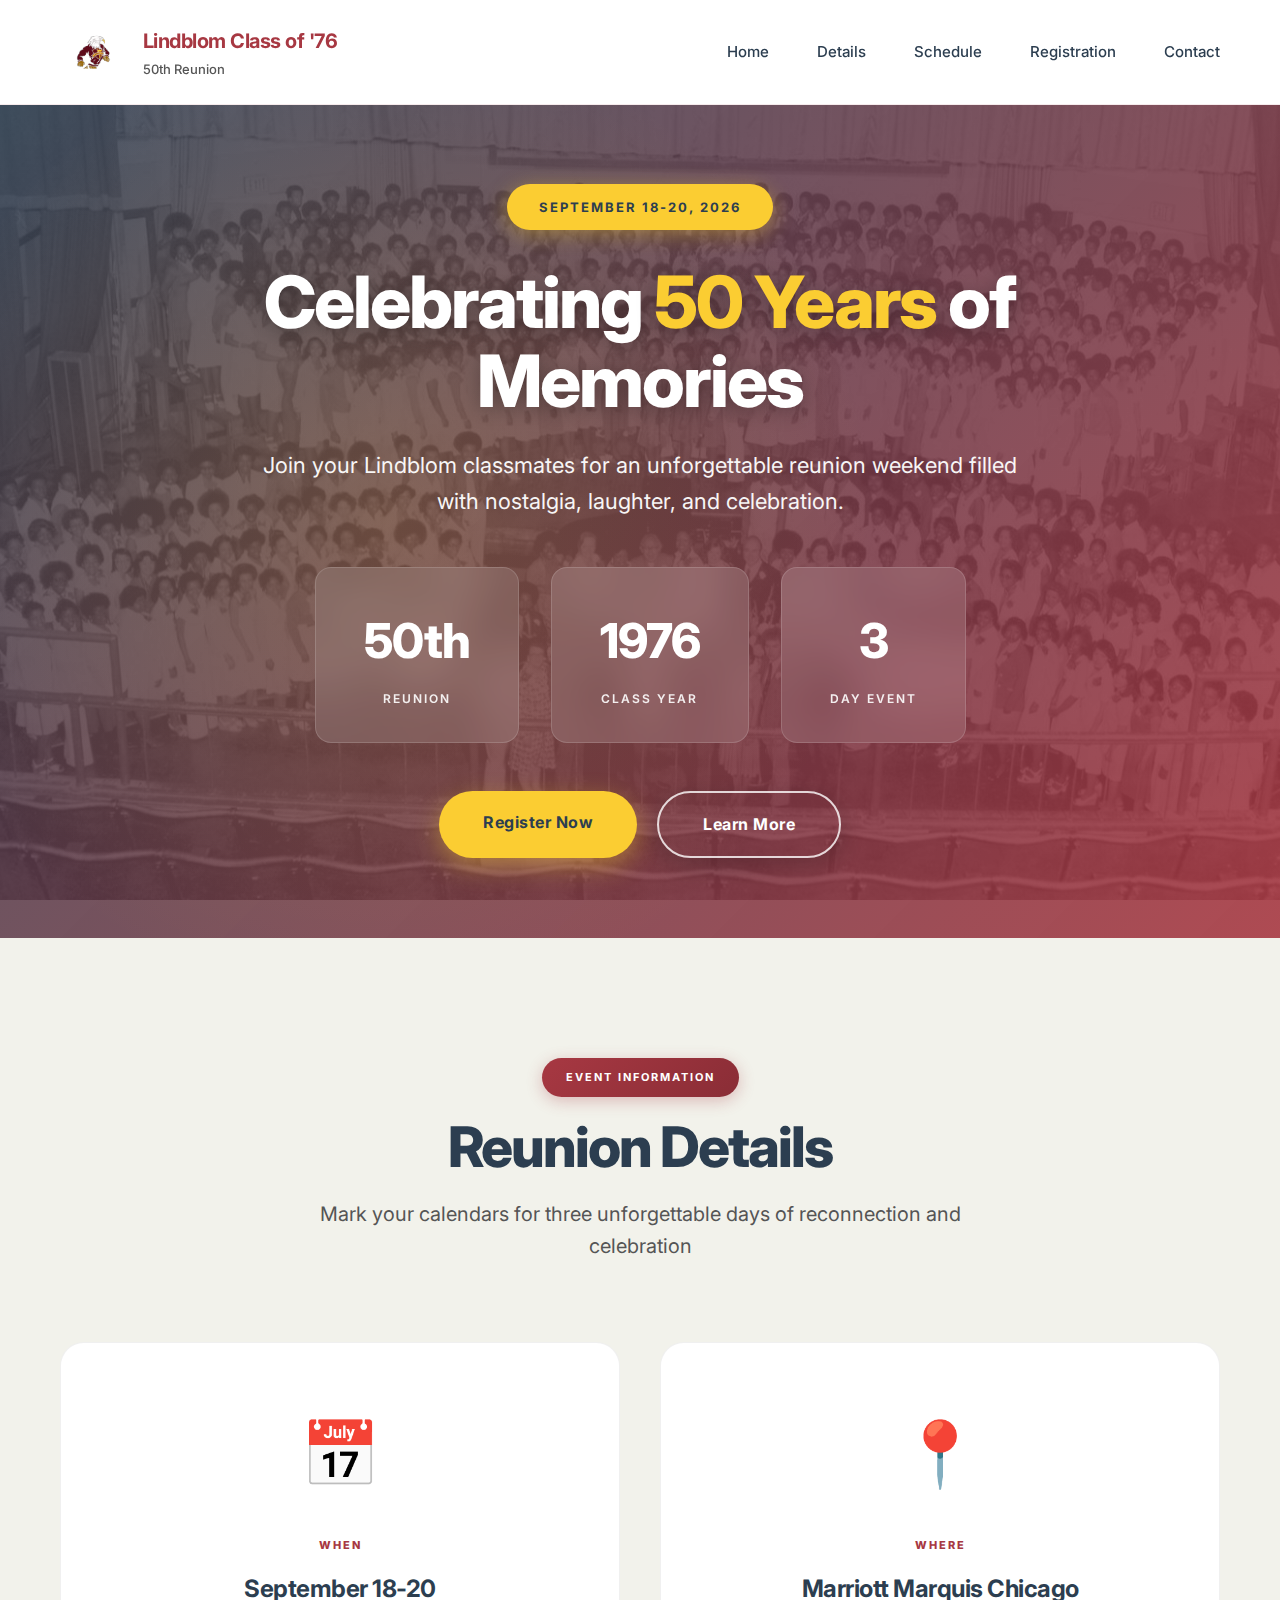
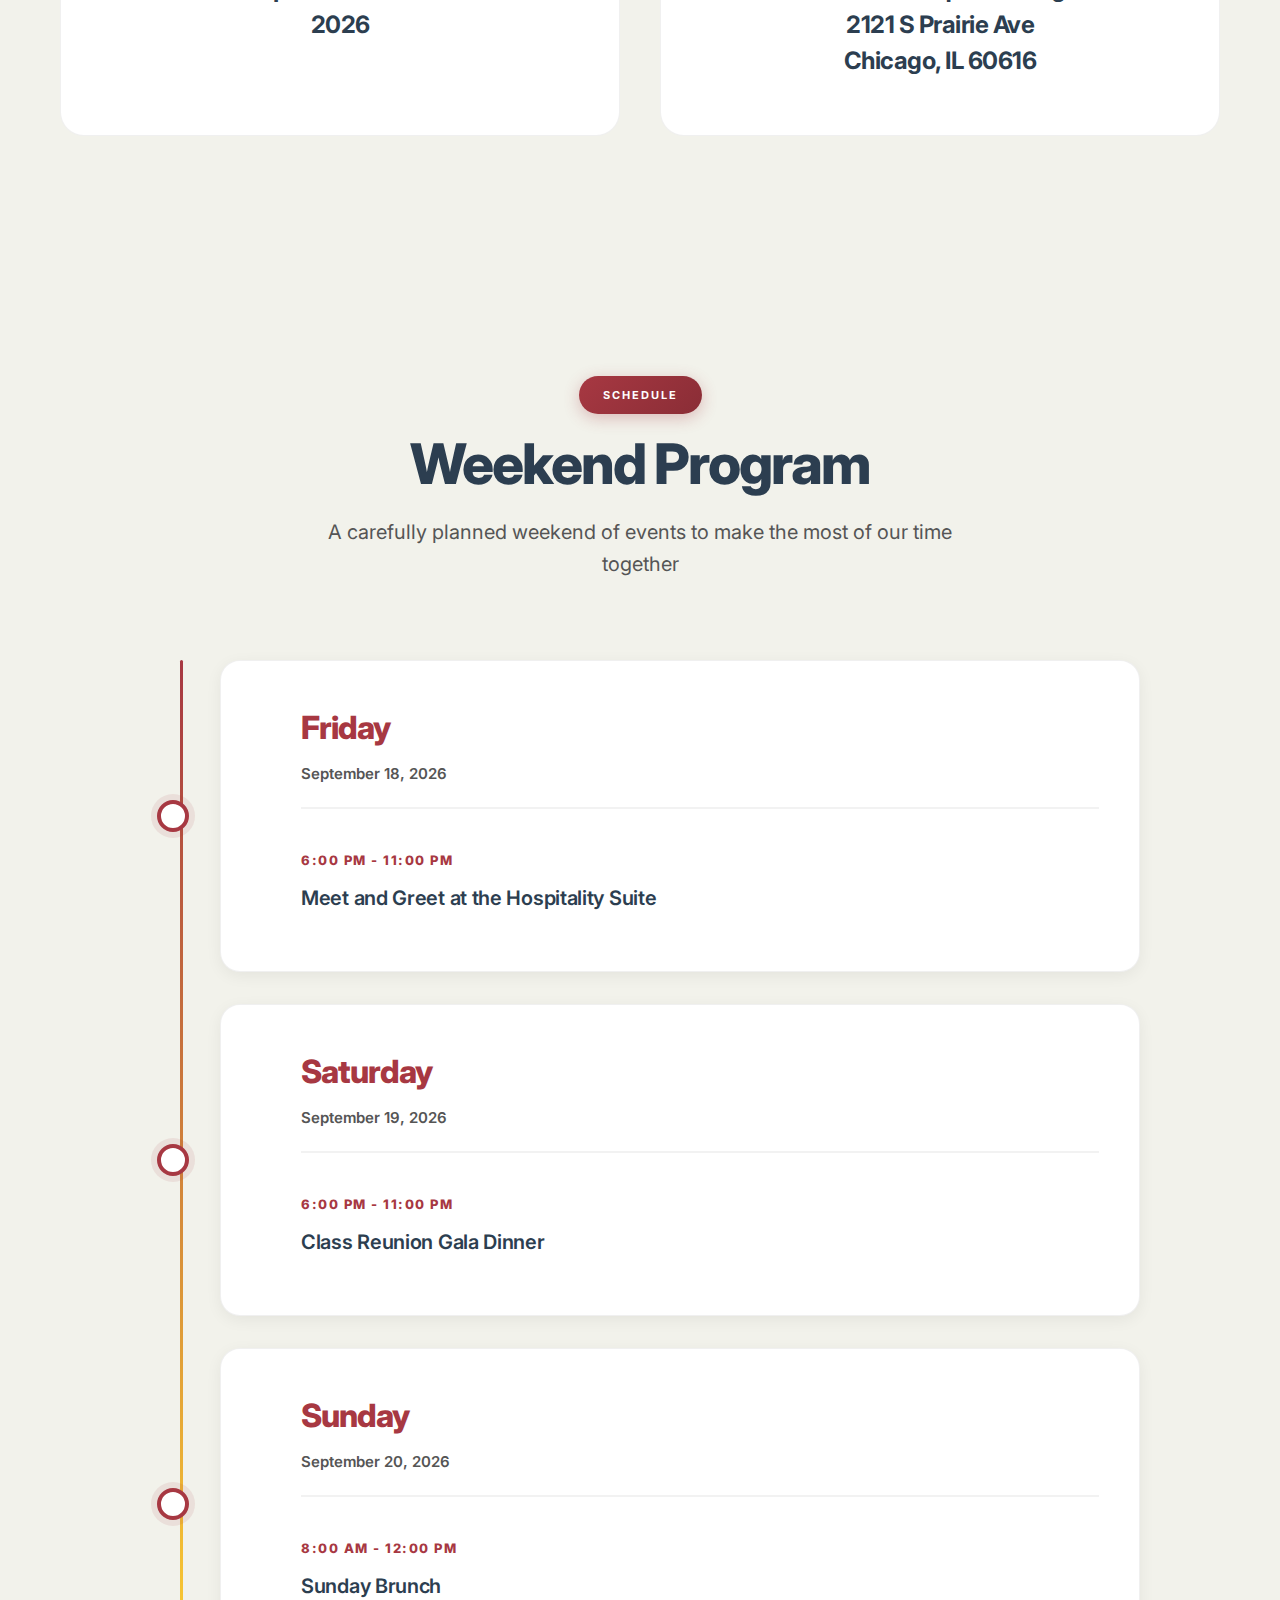
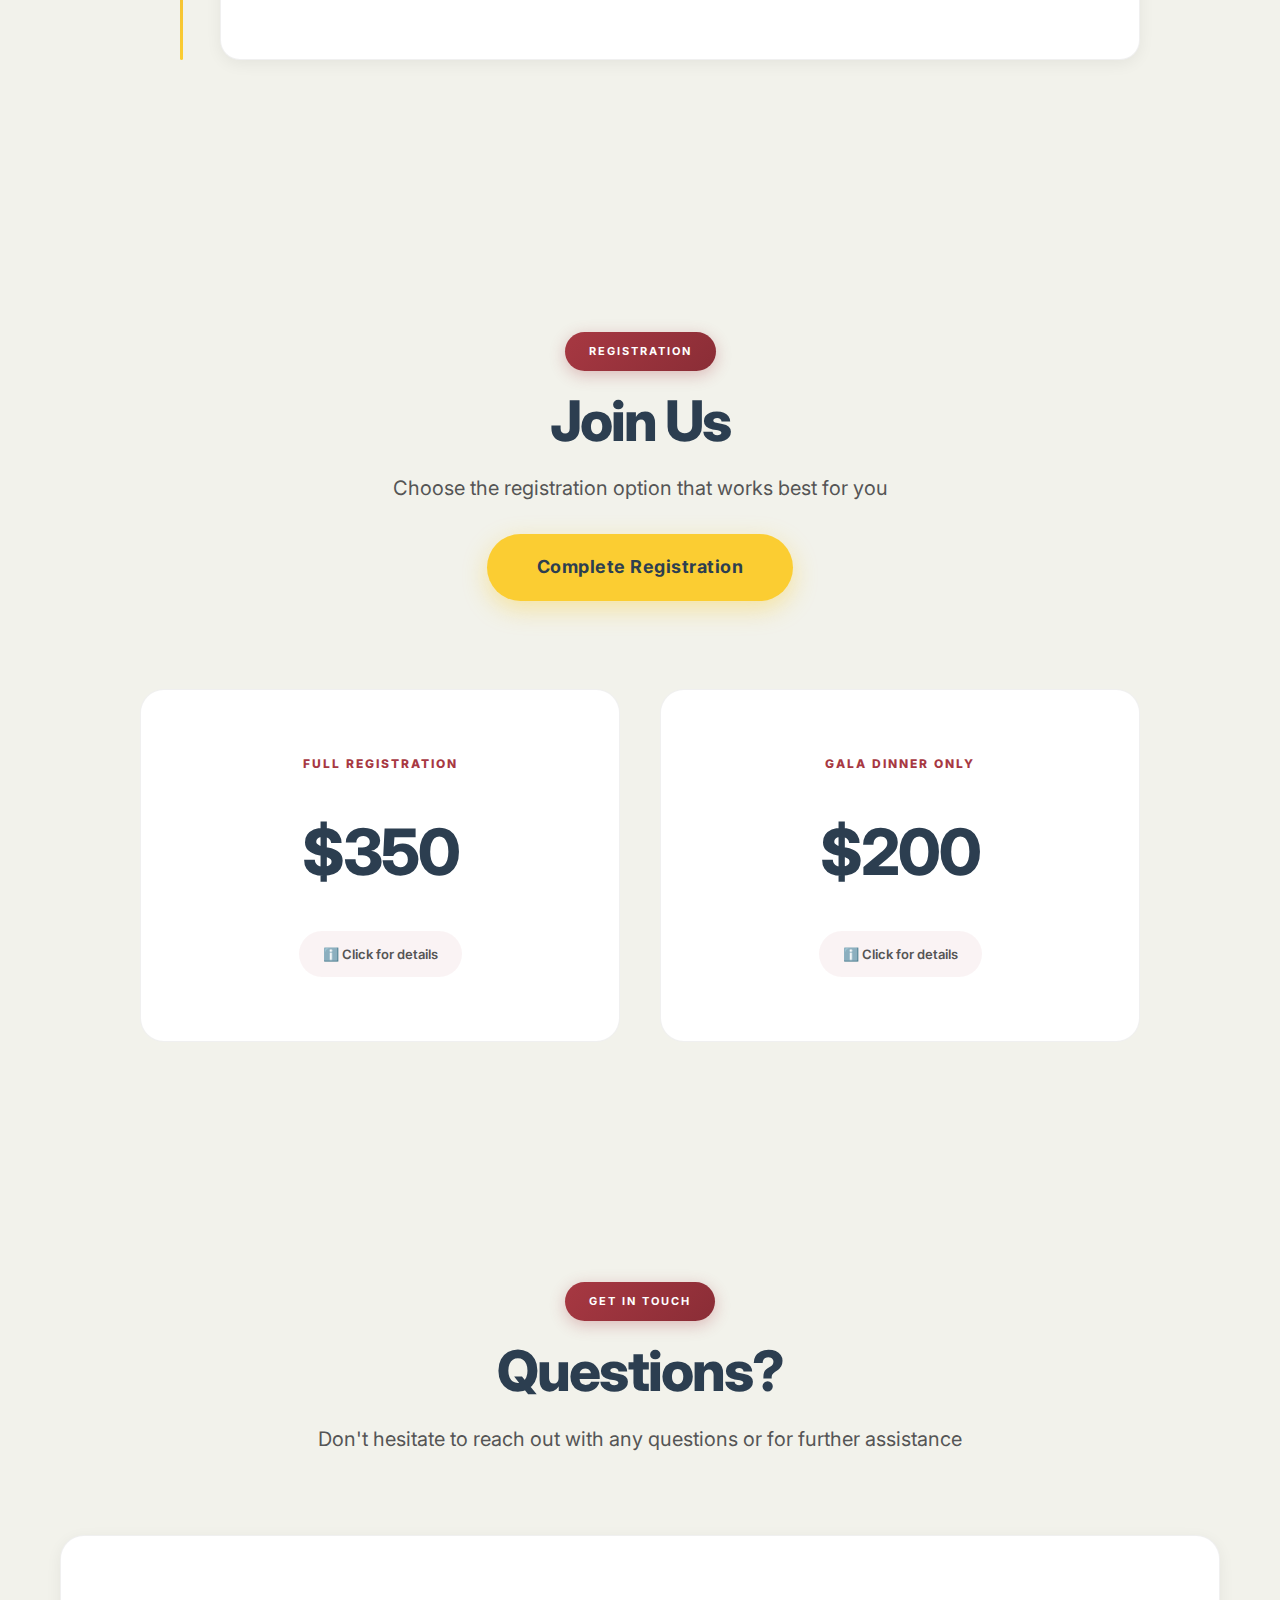
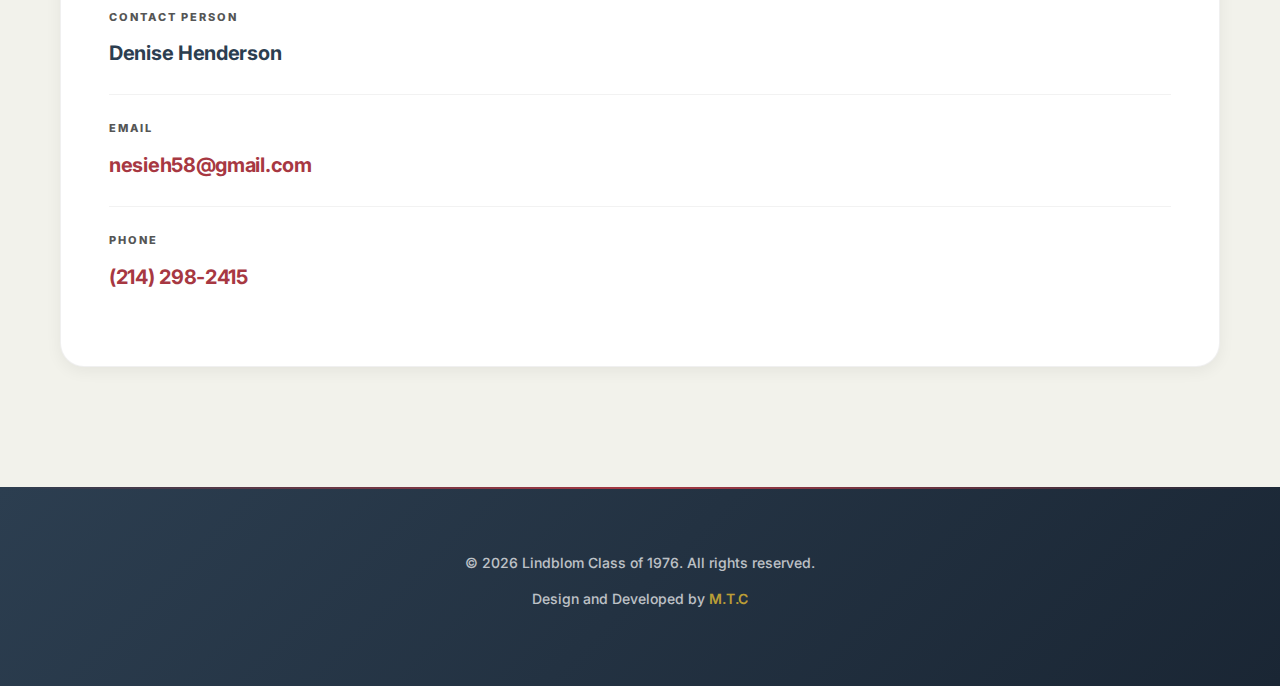
<file: index.html>
<!DOCTYPE html>
<html lang="en">
<head>
    <meta charset="UTF-8">
    <meta name="viewport" content="width=device-width, initial-scale=1.0">
    <title>Lindblom Class of 1976 - 50th Reunion</title>
    <link href="https://fonts.googleapis.com/css2?family=Inter:wght@300;400;500;600;700&family=Crimson+Pro:wght@400;600;700&display=swap" rel="stylesheet">
    <link rel="stylesheet" href="styles.css">
</head>
<body>
    <header class="header" id="header">
        <nav class="nav-container">
            <div class="logo-section">
                <img src="eagleman.svg" alt="Lindblom Logo" class="nav-logo">
                <div>
                    <div class="logo-text">Lindblom Class of '76</div>
                    <div class="logo-subtitle">50th Reunion</div>
                </div>
            </div>
            <ul class="nav-menu" id="navMenu">
                <li><a href="#home">Home</a></li>
                <li><a href="#details">Details</a></li>
                <li><a href="#schedule">Schedule</a></li>
                <li><a href="#registration">Registration</a></li>
                <li><a href="#contact">Contact</a></li>
            </ul>
            <button class="mobile-toggle" id="mobileToggle">☰</button>
        </nav>
    </header>
    
    <section class="hero" id="home">
        <div class="hero-content">
            <span class="hero-label">September 18-20, 2026</span>
            <h1 class="hero-title">Celebrating <span class="hero-highlight">50 Years</span> of Memories</h1>
            <p class="hero-subtitle">Join your Lindblom classmates for an unforgettable reunion weekend filled with nostalgia, laughter, and celebration.</p>
            <div class="hero-stats">
                <div class="stat-item">
                    <div class="stat-number">50th</div>
                    <div class="stat-label">Reunion</div>
                </div>
                <div class="stat-item">
                    <div class="stat-number">1976</div>
                    <div class="stat-label">Class Year</div>
                </div>
                <div class="stat-item">
                    <div class="stat-number">3</div>
                    <div class="stat-label">Day Event</div>
                </div>
            </div>
            <div class="hero-cta">
                <a href="https://docs.google.com/forms/d/e/1FAIpQLSdSS8U8CI7Jva1ERbAAspXtTxgx_fw-UDnmuJnWIgzXuUY7Iw/viewform" target="_blank" class="btn btn-primary">Register Now</a>
                <a href="#details" class="btn btn-secondary">Learn More</a>
            </div>
        </div>
    </section>
    
    <section class="section bg-light" id="details">
        <div class="section-container">
            <div class="section-header">
                <span class="section-label">Event Information</span>
                <h2 class="section-title">Reunion Details</h2>
                <p class="section-description">Mark your calendars for three unforgettable days of reconnection and celebration</p>
            </div>
            <div class="event-grid">
                <div class="event-card">
                    <div class="event-icon">📅</div>
                    <div class="event-card-title">When</div>
                    <div class="event-card-value">September 18-20<br>2026</div>
                </div>
                <div class="event-card" onclick="window.open('https://www.google.com/maps/place/Marriott+Marquis+Chicago/@41.8540226,-87.6231112,16z', '_blank')">
                    <div class="event-icon">📍</div>
                    <div class="event-card-title">Where</div>
                    <div class="event-card-value">Marriott Marquis Chicago<br>2121 S Prairie Ave<br>Chicago, IL 60616</div>
                </div>
            </div>
        </div>
    </section>
    
    <section class="section bg-white" id="schedule">
        <div class="section-container">
            <div class="section-header">
                <span class="section-label">Schedule</span>
                <h2 class="section-title">Weekend Program</h2>
                <p class="section-description">A carefully planned weekend of events to make the most of our time together</p>
            </div>
            <div class="schedule-timeline">
                <div class="schedule-item">
                    <div class="schedule-day">
                        <div class="schedule-day-name">Friday</div>
                        <div class="schedule-date">September 18, 2026</div>
                    </div>
                    <div class="schedule-event">
                        <div class="schedule-time">6:00 PM - 11:00 PM</div>
                        <div class="schedule-event-name">Meet and Greet at the Hospitality Suite</div>
                    </div>
                </div>
                <div class="schedule-item">
                    <div class="schedule-day">
                        <div class="schedule-day-name">Saturday</div>
                        <div class="schedule-date">September 19, 2026</div>
                    </div>
                    <div class="schedule-event">
                        <div class="schedule-time">6:00 PM - 11:00 PM</div>
                        <div class="schedule-event-name">Class Reunion Gala Dinner</div>
                    </div>
                </div>
                <div class="schedule-item">
                    <div class="schedule-day">
                        <div class="schedule-day-name">Sunday</div>
                        <div class="schedule-date">September 20, 2026</div>
                    </div>
                    <div class="schedule-event">
                        <div class="schedule-time">8:00 AM - 12:00 PM</div>
                        <div class="schedule-event-name">Sunday Brunch</div>
                    </div>
                </div>
            </div>
        </div>
    </section>
    
    <section class="section bg-light" id="registration">
        <div class="section-container">
            <div class="section-header">
                <span class="section-label">Registration</span>
                <h2 class="section-title">Join Us</h2>
                <p class="section-description">Choose the registration option that works best for you</p>
                <div style="text-align: center; margin-top: 30px;">
                    <a href="https://docs.google.com/forms/d/e/1FAIpQLSdSS8U8CI7Jva1ERbAAspXtTxgx_fw-UDnmuJnWIgzXuUY7Iw/viewform" target="_blank" class="btn btn-primary" style="font-size: 18px; padding: 18px 50px;">Complete Registration</a>
                </div>
            </div>
            
            <div class="pricing-grid">
                <div class="price-card" data-modal="full">
                    <div class="price-tag">Full Registration</div>
                    <div class="price-amount">$350</div>
                    <div class="price-info">ℹ️ Click for details</div>
                </div>
                <div class="price-card" data-modal="gala">
                    <div class="price-tag">Gala Dinner Only</div>
                    <div class="price-amount">$200</div>
                    <div class="price-info">ℹ️ Click for details</div>
                </div>
            </div>
        </div>
    </section>
    
    <section class="section bg-white" id="contact">
        <div class="section-container">
            <div class="section-header">
                <span class="section-label">Get in Touch</span>
                <h2 class="section-title">Questions?</h2>
                <p class="section-description">Don't hesitate to reach out with any questions or for further assistance</p>
            </div>
            <div class="contact-grid">
                <div class="contact-info">
                    <div class="contact-item">
                        <div class="contact-label">Contact Person</div>
                        <div class="contact-value">Denise Henderson</div>
                    </div>
                    <div class="contact-item">
                        <div class="contact-label">Email</div>
                        <div class="contact-value"><a href="mailto:nesieh58@gmail.com">nesieh58@gmail.com</a></div>
                    </div>
                    <div class="contact-item">
                        <div class="contact-label">Phone</div>
                        <div class="contact-value"><a href="tel:+12142982415">(214) 298-2415</a></div>
                    </div>
                </div>
            </div>
        </div>
    </section>
    
    <footer class="footer">
        <div class="footer-content">
            <div class="footer-text">&copy; 2026 Lindblom Class of 1976. All rights reserved.</div>
            <div class="footer-text">Design and Developed by <a href="https://www.michaelmmoore.com" target="_blank" class="footer-link">M.T.C</a></div>
        </div>
    </footer>
    
    <div class="modal" id="modalFull">
        <div class="modal-content">
            <div class="modal-header">
                <button class="modal-close">&times;</button>
                <h3 class="modal-title">Full Registration - $350</h3>
                <p class="modal-subtitle">The complete reunion experience</p>
            </div>
            <div class="modal-body">
                <ul class="modal-list">
                    <li>Admission to the Friday Meet and Greet (Sept. 18)</li>
                    <li>A ticket to the Saturday Class Reunion Gala Dinner (Sept. 19)</li>
                    <li>A ticket to the Sunday Brunch (Sept. 20)</li>
                </ul>
            </div>
        </div>
    </div>
    
    <div class="modal" id="modalGala">
        <div class="modal-content">
            <div class="modal-header">
                <button class="modal-close">&times;</button>
                <h3 class="modal-title">Gala Dinner Only - $200</h3>
                <p class="modal-subtitle">Saturday's main event</p>
            </div>
            <div class="modal-body">
                <ul class="modal-list">
                    <li>A ticket to the Saturday Class Reunion Gala Dinner (Sept. 19)</li>
                    <li>Does not include Friday Meet and Greet</li>
                    <li>Does not include Sunday Brunch</li>
                </ul>
            </div>
        </div>
    </div>
    
    <script src="script.js"></script>
</body>
</html>
</file>
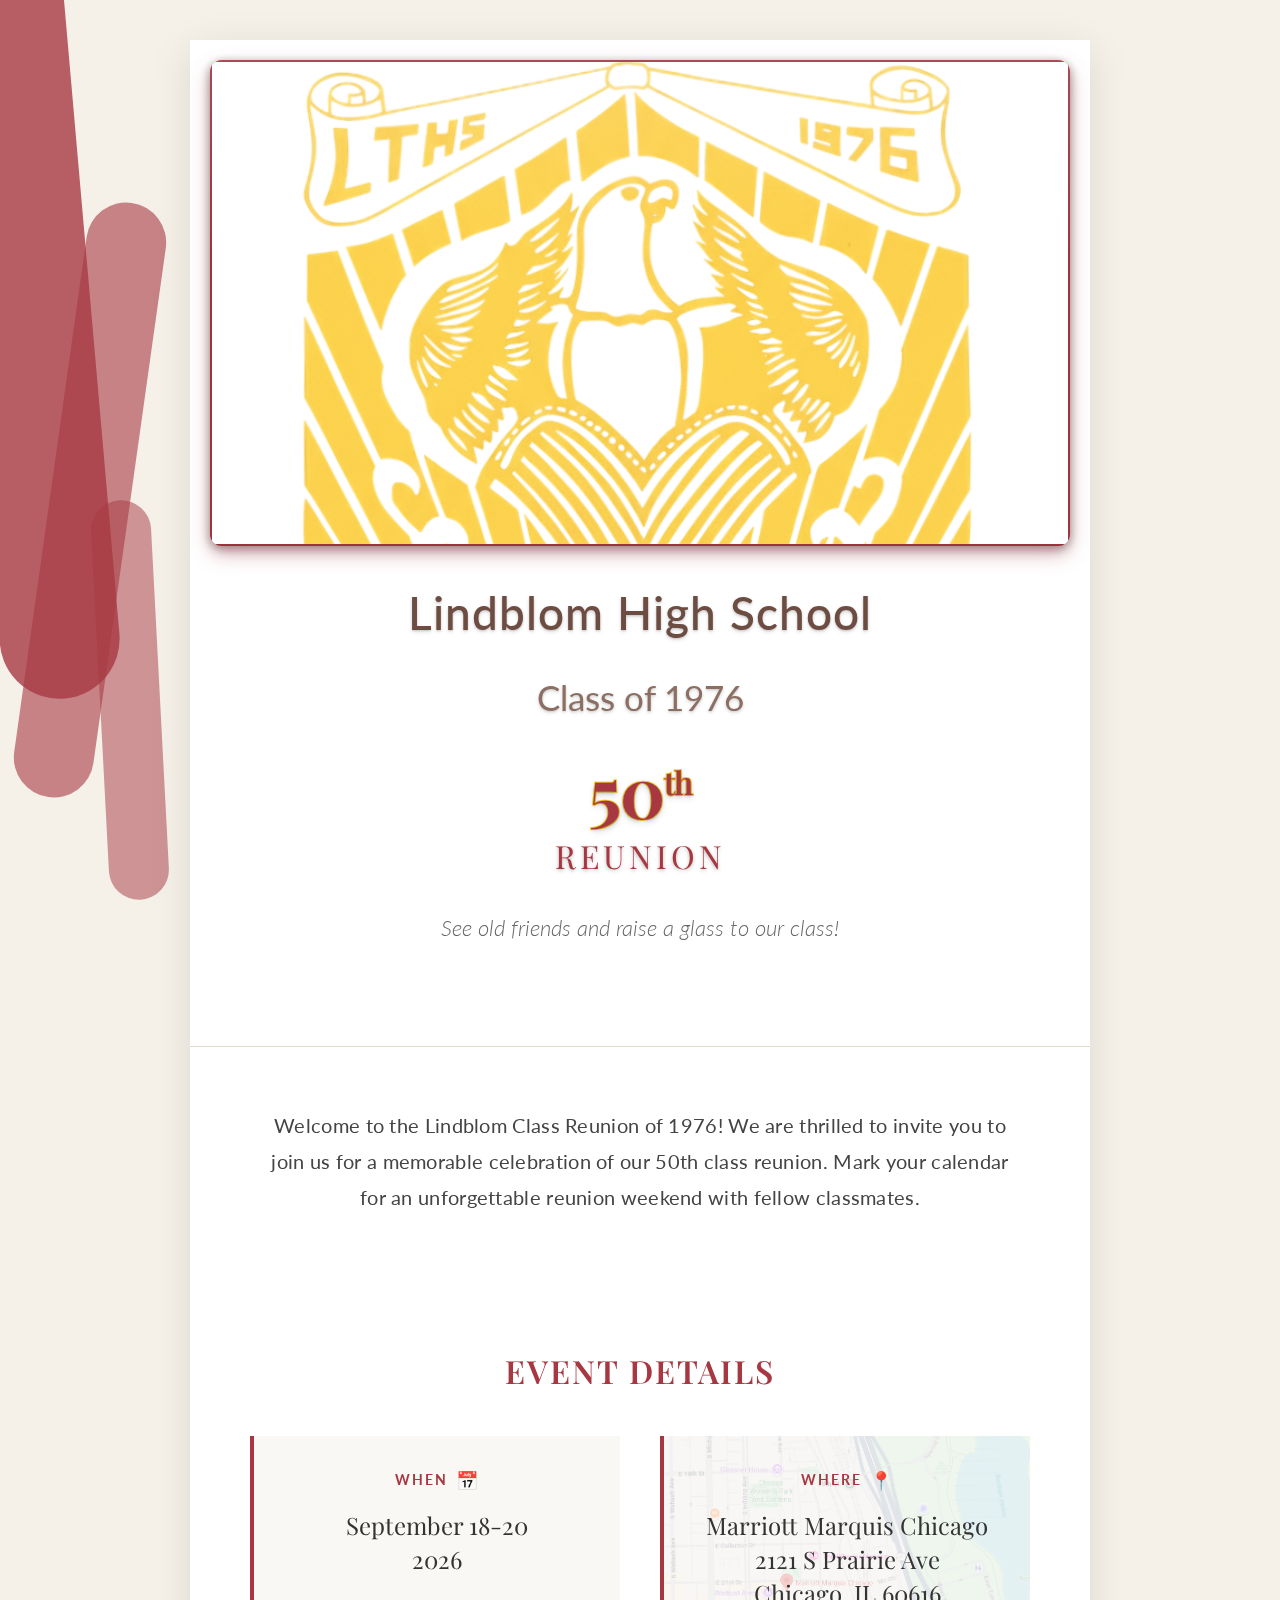
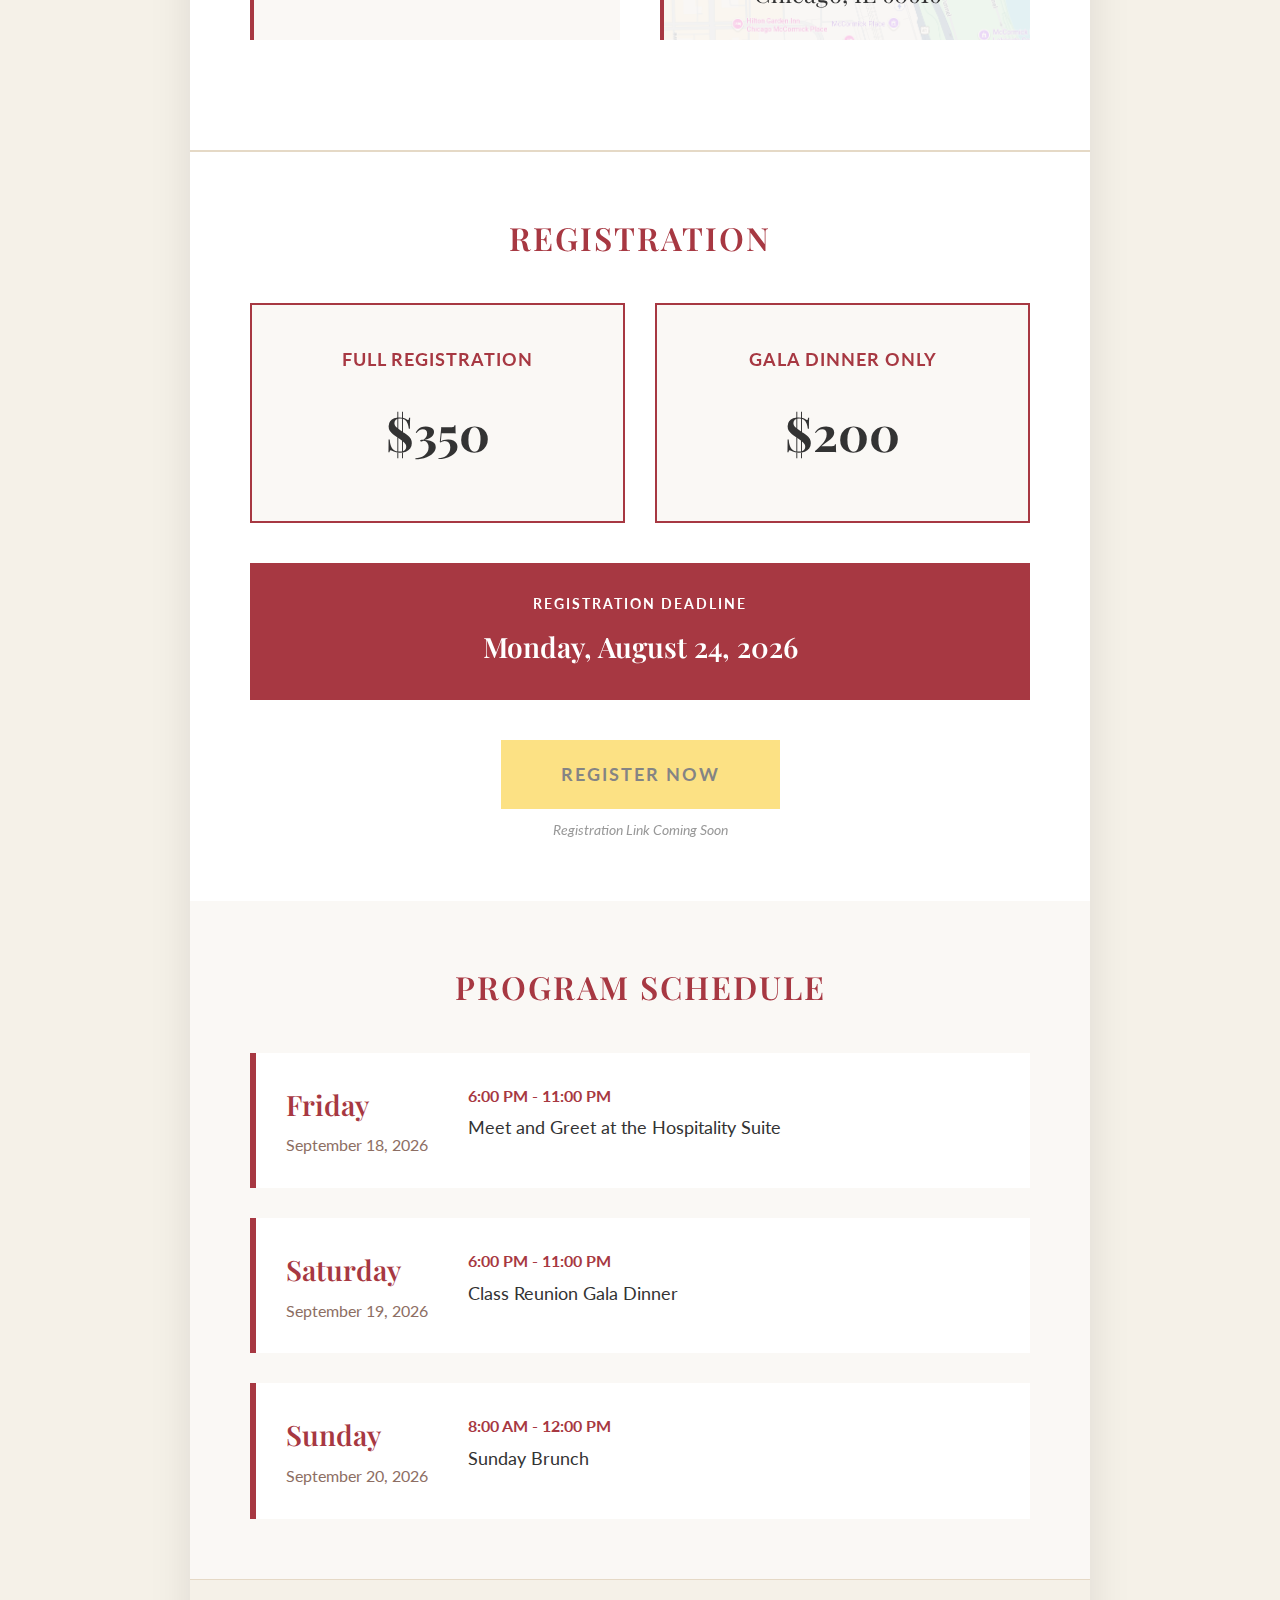
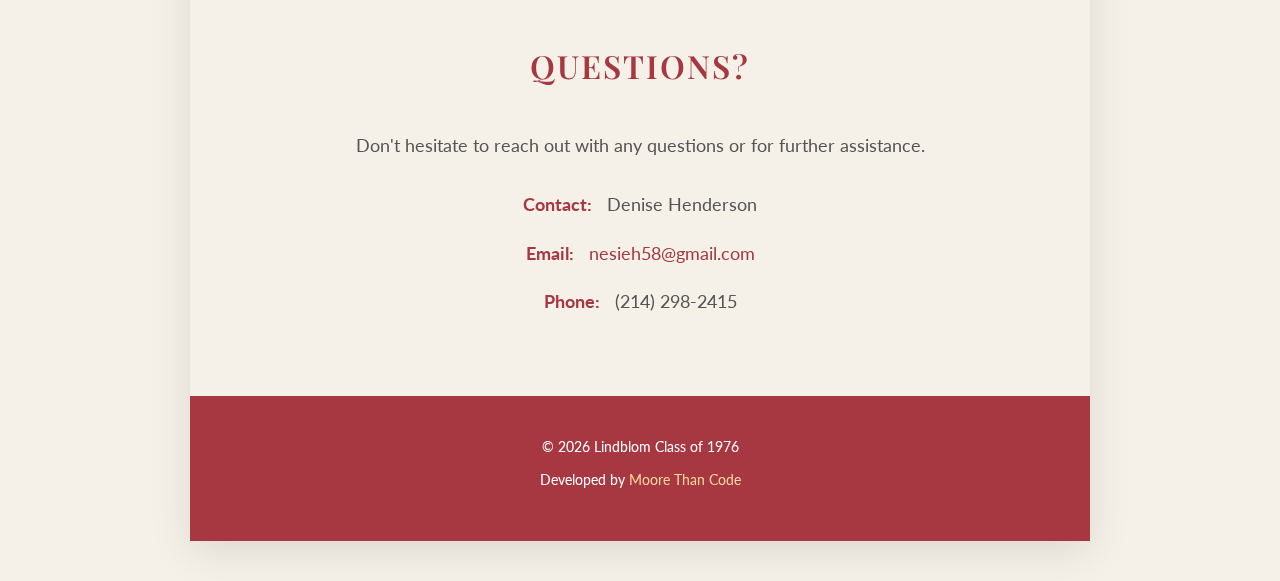
<file: index-new-design.html>
<!DOCTYPE html>
<html lang="en">
<head>
    <meta charset="UTF-8">
    <meta name="viewport" content="width=device-width, initial-scale=1.0">
    <title>Lindblom Class of 1976 - 50th Reunion</title>
    <style>
        @import url('https://fonts.googleapis.com/css2?family=Playfair+Display:wght@400;600;700&family=Lato:wght@300;400;700&display=swap');
        
        * {
            margin: 0;
            padding: 0;
            box-sizing: border-box;
        }
        
        body {
            font-family: 'Lato', sans-serif;
            background-color: #f5f1e8;
            color: #333;
            overflow-x: hidden;
            line-height: 1.6;
        }
        
        /* Artistic brush stroke background */
        .brush-decoration {
            position: fixed;
            left: -50px;
            top: 0;
            width: 300px;
            height: 100vh;
            z-index: 1;
            pointer-events: none;
        }
        
        .brush-stroke {
            position: absolute;
            background-color: #a73842;
            opacity: 0.8;
        }
        
        .brush-stroke-1 {
            width: 120px;
            height: 800px;
            left: 20px;
            top: -100px;
            transform: rotate(-5deg);
            border-radius: 60px;
        }
        
        .brush-stroke-2 {
            width: 80px;
            height: 600px;
            left: 100px;
            top: 200px;
            transform: rotate(8deg);
            border-radius: 40px;
            opacity: 0.6;
        }
        
        .brush-stroke-3 {
            width: 60px;
            height: 400px;
            left: 150px;
            top: 500px;
            transform: rotate(-3deg);
            border-radius: 30px;
            opacity: 0.5;
        }
        
        /* Main container */
        .main-wrapper {
            position: relative;
            z-index: 10;
            padding: 40px 20px;
            min-height: 100vh;
        }
        
        .content-container {
            max-width: 900px;
            margin: 0 auto;
            background-color: white;
            box-shadow: 0 10px 40px rgba(0, 0, 0, 0.1);
            border-radius: 0;
        }
        
        /* Hero Section */
        .hero {
            padding: 20px;
            text-align: center;
            border-bottom: 1px solid #e5d9c6;
            position: relative;
            background-color: white;
        }
        
        .logo-container {
            background-color: #a73842;
            border-radius: 12px;
            padding: 2px 2px 2px 2px;
            box-shadow: 
                0 8px 20px rgba(167, 56, 66, 0.35),
                0 4px 12px rgba(0, 0, 0, 0.25),
                0 2px 8px rgba(0, 0, 0, 0.2),
                inset 0 -2px 6px rgba(0, 0, 0, 0.15);
            overflow: hidden;
            position: relative;
            transform: translateZ(0);
        }
        
        .logo-container::before {
            content: '';
            position: absolute;
            top: 0;
            left: 0;
            right: 0;
            height: 40%;
            background: linear-gradient(to bottom, rgba(255, 255, 255, 0.1) 0%, rgba(255, 255, 255, 0) 100%);
            pointer-events: none;
            z-index: 2;
        }
        
        .school-logo {
            width: 100%;
            height: auto;
            margin: 0;
            opacity: 1;
            display: block;
            position: relative;
            z-index: 1;
        }
        
        .hero {
            position: relative;
        }
        
        .hero::after {
            content: '';
            position: absolute;
            bottom: 0;
            left: 0;
            right: 0;
            height: 150px;
            background: linear-gradient(to bottom, rgba(255, 255, 255, 0) 0%, rgba(255, 255, 255, 0.8) 50%, rgba(255, 255, 255, 1) 100%);
            pointer-events: none;
            z-index: 1;
        }
        
        .hero-content {
            padding: 30px 60px 80px 60px;
            position: relative;
            z-index: 2;
        }
        
        .reunion-year {
            font-family: 'Playfair Display', serif;
            font-size: 72px;
            font-weight: 700;
            color: #a73842;
            line-height: 1;
            margin-bottom: 10px;
            letter-spacing: -2px;
        }
        
        .reunion-text {
            font-family: 'Playfair Display', serif;
            font-size: 36px;
            font-weight: 400;
            color: #a73842;
            text-transform: uppercase;
            letter-spacing: 4px;
            margin-bottom: 40px;
        }
        
        .school-info {
            margin-bottom: 30px;
        }
        
        .school-name {
            font-family: 'Lato', sans-serif;
            font-size: 45.8px;
            font-weight: 500;
            color: #6d4c41;
            margin-bottom: 20px;
            letter-spacing: 1px;
            text-shadow: 
                0 2.3px 4.6px rgba(0, 0, 0, 0.115),
                0 1.15px 2.3px rgba(0, 0, 0, 0.1725);
            transform: translateZ(0);
        }
        
        .class-year {
            font-family: 'Lato', sans-serif;
            font-size: 35px;
            font-weight: 400;
            color: #8d6e63;
            margin-bottom: 10px;
            text-shadow: 
                0 2.3px 4.6px rgba(0, 0, 0, 0.115),
                0 1.15px 2.3px rgba(0, 0, 0, 0.1725);
            transform: translateZ(0);
        }
        
        .reunion-display {
            margin: 30px 0;
        }
        
        .reunion-number {
            font-family: 'Playfair Display', serif;
            font-size: 70px;
            font-weight: 700;
            color: #a73842;
            line-height: 1;
            letter-spacing: -1px;
            -webkit-text-stroke: 2px rgb(251, 205, 50);
            text-stroke: 2px rgb(251, 205, 50);
            paint-order: stroke fill;
            text-shadow: 
                0 3.45px 6.9px rgba(0, 0, 0, 0.1725),
                0 1.15px 3.45px rgba(0, 0, 0, 0.23);
            transform: translateZ(0);
        }
        
        .reunion-suffix {
            font-size: 32px;
            vertical-align: super;
            font-weight: 600;
        }
        
        .reunion-label {
            font-family: 'Playfair Display', serif;
            font-size: 32px;
            font-weight: 400;
            color: #a73842;
            text-transform: uppercase;
            letter-spacing: 4px;
            margin-top: 5px;
            text-shadow: 
                0 2.3px 5.75px rgba(0, 0, 0, 0.138),
                0 1.15px 3.45px rgba(0, 0, 0, 0.207);
            transform: translateZ(0);
        }
        
        .tagline {
            font-family: 'Lato', sans-serif;
            font-size: 21.6px;
            font-weight: 300;
            color: #666;
            font-style: italic;
            margin-top: 30px;
        }
        
        /* Event Details Section */
        .event-details {
            padding: 60px;
            border-bottom: 1px solid #e5d9c6;
        }
        
        .section-title {
            font-family: 'Playfair Display', serif;
            font-size: 32px;
            font-weight: 600;
            color: #a73842;
            text-align: center;
            margin-bottom: 40px;
            text-transform: uppercase;
            letter-spacing: 2px;
        }
        
        .event-date-location {
            display: grid;
            grid-template-columns: 1fr 1fr;
            gap: 40px;
            margin-bottom: 50px;
        }
        
        .detail-block {
            text-align: center;
            padding: 30px;
            background-color: #faf8f5;
            border-left: 4px solid #a73842;
            position: relative;
            overflow: hidden;
        }
        
        .detail-block.location-block {
            cursor: pointer;
            transition: transform 0.3s ease, box-shadow 0.3s ease;
        }
        
        .detail-block.location-block:hover {
            transform: translateY(-3px);
            box-shadow: 0 5px 20px rgba(167, 56, 66, 0.2);
        }
        
        .detail-block.location-block::before {
            content: '';
            position: absolute;
            top: 0;
            left: 0;
            right: 0;
            bottom: 0;
            background-image: url('Screenshot from 2025-10-24 08-58-04.png');
            background-size: cover;
            background-position: center;
            opacity: 0.22;
            z-index: 0;
            pointer-events: none;
        }
        
        .detail-block > * {
            position: relative;
            z-index: 1;
        }
        
        .detail-label {
            font-family: 'Lato', sans-serif;
            font-size: 14px;
            font-weight: 700;
            color: #a73842;
            text-transform: uppercase;
            letter-spacing: 2px;
            margin-bottom: 15px;
            display: flex;
            align-items: center;
            justify-content: center;
            gap: 8px;
        }
        
        .icon {
            font-size: 18px;
            display: inline-block;
        }
        
        .detail-value {
            font-family: 'Playfair Display', serif;
            font-size: 24px;
            font-weight: 400;
            color: #333;
            line-height: 1.4;
        }
        
        .welcome-text {
            font-size: 20px;
            line-height: 1.8;
            color: #444;
            text-align: center;
            margin-bottom: 40px;
            padding: 0 20px;
            font-weight: 400;
            letter-spacing: 0.3px;
        }
        
        /* Schedule Section */
        .schedule {
            padding: 60px;
            background-color: #faf8f5;
        }
        
        .schedule-grid {
            display: grid;
            gap: 30px;
            margin-top: 40px;
        }
        
        .day-item {
            display: flex;
            align-items: flex-start;
            padding: 30px;
            background-color: white;
            border-left: 6px solid #a73842;
            transition: all 0.4s cubic-bezier(0.4, 0, 0.2, 1);
            position: relative;
            z-index: 1;
        }
        
        .day-item:hover,
        .day-item.in-view {
            transform: scale(1.05) translateX(10px);
            box-shadow: 0 15px 40px rgba(167, 56, 66, 0.25);
            z-index: 10;
            background-color: #fffbf5;
        }
        
        .day-date {
            min-width: 120px;
            margin-right: 40px;
        }
        
        .day-name {
            font-family: 'Playfair Display', serif;
            font-size: 28px;
            font-weight: 600;
            color: #a73842;
            margin-bottom: 5px;
        }
        
        .date-number {
            font-family: 'Lato', sans-serif;
            font-size: 16px;
            color: #8d6e63;
            font-weight: 400;
        }
        
        .day-events {
            flex: 1;
        }
        
        .event-item {
            margin-bottom: 15px;
        }
        
        .event-time {
            font-weight: 700;
            color: #a73842;
            font-size: 16px;
            margin-bottom: 5px;
        }
        
        .event-name {
            font-size: 18px;
            color: #333;
        }
        
        /* Registration Section */
        .registration {
            padding: 60px;
            border-top: 1px solid #e5d9c6;
        }
        
        .pricing-grid {
            display: grid;
            grid-template-columns: repeat(2, 1fr);
            gap: 30px;
            margin-bottom: 40px;
        }
        
        .price-card {
            text-align: center;
            padding: 40px 30px;
            background-color: #faf8f5;
            border: 2px solid #a73842;
            transition: transform 0.3s ease;
        }
        
        .price-card:hover {
            transform: translateY(-5px);
            box-shadow: 0 10px 30px rgba(167, 56, 66, 0.15);
        }
        
        .price-title {
            font-family: 'Lato', sans-serif;
            font-size: 18px;
            font-weight: 700;
            color: #a73842;
            margin-bottom: 20px;
            text-transform: uppercase;
            letter-spacing: 1px;
        }
        
        .price-amount {
            font-family: 'Playfair Display', serif;
            font-size: 48px;
            font-weight: 700;
            color: #333;
            margin-bottom: 10px;
        }
        
        .deadline-box {
            text-align: center;
            padding: 30px;
            background-color: #a73842;
            color: white;
            margin-bottom: 40px;
        }
        
        .deadline-label {
            font-size: 14px;
            font-weight: 700;
            text-transform: uppercase;
            letter-spacing: 2px;
            margin-bottom: 10px;
        }
        
        .deadline-date {
            font-family: 'Playfair Display', serif;
            font-size: 28px;
            font-weight: 600;
        }
        
        .cta-button {
            display: inline-block;
            padding: 20px 60px;
            background-color: rgb(251, 205, 50);
            color: #333;
            text-decoration: none;
            font-family: 'Lato', sans-serif;
            font-size: 18px;
            font-weight: 700;
            text-transform: uppercase;
            letter-spacing: 2px;
            transition: all 0.3s ease;
            border: none;
            cursor: not-allowed;
            opacity: 0.6;
        }
        
        .cta-button:hover {
            background-color: rgb(235, 190, 40);
            opacity: 1;
        }
        
        .button-container {
            text-align: center;
            margin-top: 30px;
        }
        
        .coming-soon {
            font-size: 14px;
            color: #999;
            margin-top: 10px;
            font-style: italic;
        }
        
        /* Contact Section */
        .contact {
            padding: 60px;
            background-color: #f5f1e8;
            border-top: 1px solid #e5d9c6;
        }
        
        .contact-info {
            text-align: center;
            max-width: 600px;
            margin: 0 auto;
        }
        
        .contact-item {
            margin-bottom: 20px;
            font-size: 18px;
            color: #555;
        }
        
        .contact-label {
            font-weight: 700;
            color: #a73842;
            margin-right: 10px;
        }
        
        /* Footer */
        .footer {
            text-align: center;
            padding: 40px;
            background-color: #a73842;
            color: white;
        }
        
        .footer-text {
            font-size: 14px;
            margin-bottom: 10px;
        }
        
        .footer-link {
            color: #ffd89b;
            text-decoration: none;
            transition: color 0.3s ease;
        }
        
        .footer-link:hover {
            color: white;
        }
        
        /* Responsive Design */
        @media (max-width: 768px) {
            .brush-decoration {
                width: 150px;
                left: -30px;
            }
            
            .brush-stroke-1 {
                width: 80px;
                left: 10px;
            }
            
            .brush-stroke-2 {
                width: 50px;
                left: 70px;
            }
            
            .brush-stroke-3 {
                display: none;
            }
            
            .hero {
                padding: 15px;
            }
            
            .logo-container {
                border-radius: 10px;
            }
            
            .hero-content {
                padding: 30px 30px 60px 30px;
            }
            
            .reunion-year {
                font-size: 56px;
            }
            
            .reunion-text {
                font-size: 28px;
                letter-spacing: 2px;
            }
            
            .school-name {
                font-size: 18px;
            }
            
            .event-details,
            .schedule,
            .registration,
            .contact {
                padding: 40px 30px;
            }
            
            .event-date-location {
                grid-template-columns: 1fr;
                gap: 20px;
            }
            
            .day-item {
                flex-direction: column;
                padding: 25px;
            }
            
            .day-date {
                margin-right: 0;
                margin-bottom: 20px;
            }
            
            .pricing-grid {
                grid-template-columns: 1fr;
            }
            
            .section-title {
                font-size: 28px;
            }
        }
        
        @media (max-width: 480px) {
            .hero {
                padding: 10px;
            }
            
            .logo-container {
                border-radius: 8px;
            }
            
            .reunion-year {
                font-size: 48px;
            }
            
            .reunion-text {
                font-size: 24px;
            }
            
            .hero-content {
                padding: 20px 20px 40px 20px;
            }
            
            .event-details,
            .schedule,
            .registration,
            .contact {
                padding: 30px 20px;
            }
            
            .cta-button {
                padding: 18px 40px;
                font-size: 16px;
            }
        }
    </style>
</head>
<body>
    <!-- Artistic brush stroke decoration -->
    <div class="brush-decoration">
        <div class="brush-stroke brush-stroke-1"></div>
        <div class="brush-stroke brush-stroke-2"></div>
        <div class="brush-stroke brush-stroke-3"></div>
    </div>
    
    <div class="main-wrapper">
        <div class="content-container">
            <!-- Hero Section -->
            <section class="hero">
                <div class="logo-container">
                    <img src="Untitled design.svg" alt="Lindblom Logo" class="school-logo">
                </div>
                <div class="hero-content">
                    <div class="school-info">
                        <div class="school-name">Lindblom High School</div>
                        <div class="class-year">Class of 1976</div>
                    </div>
                    <div class="reunion-display">
                        <div class="reunion-number">50<span class="reunion-suffix">th</span></div>
                        <div class="reunion-label">Reunion</div>
                    </div>
                    <div class="tagline">See old friends and raise a glass to our class!</div>
                </div>
            </section>
            
            <!-- Welcome Message -->
            <section class="event-details" style="padding-bottom: 30px; border-bottom: none;">
                <p class="welcome-text">
                    Welcome to the Lindblom Class Reunion of 1976! We are thrilled to invite you to join us for a memorable celebration of our 50th class reunion. Mark your calendar for an unforgettable reunion weekend with fellow classmates.
                </p>
            </section>
            
            <!-- Event Details -->
            <section class="event-details">
                <h2 class="section-title">Event Details</h2>
                
                <div class="event-date-location">
                    <div class="detail-block">
                        <div class="detail-label">
                            When
                            <span class="icon">📅</span>
                        </div>
                        <div class="detail-value">September 18-20<br>2026</div>
                    </div>
                    <div class="detail-block location-block" onclick="window.open('https://www.google.com/maps/place/Marriott+Marquis+Chicago/@41.8540226,-87.6231112,16z/data=!3m1!5s0x880e2c7f97d40151:0xcbd79d4cafb0da6f!4m9!3m8!1s0x880e2c7faee6dc13:0x3431ad87f88215cd!5m2!4m1!1i2!8m2!3d41.8540186!4d-87.6205363!16s%2Fg%2F11cs1f408n?entry=ttu&g_ep=EgoyMDI1MTAyMC4wIKXMDSoASAFQAw%3D%3D', '_blank')">
                        <div class="detail-label">
                            Where
                            <span class="icon">📍</span>
                        </div>
                        <div class="detail-value">Marriott Marquis Chicago<br>2121 S Prairie Ave<br>Chicago, IL 60616</div>
                    </div>
                </div>
            </section>
            
            <!-- Registration -->
            <section class="registration">
                <h2 class="section-title">Registration</h2>
                
                <div class="pricing-grid">
                    <div class="price-card">
                        <div class="price-title">Full Registration</div>
                        <div class="price-amount">$350</div>
                    </div>
                    <div class="price-card">
                        <div class="price-title">Gala Dinner Only</div>
                        <div class="price-amount">$200</div>
                    </div>
                </div>
                
                <div class="deadline-box">
                    <div class="deadline-label">Registration Deadline</div>
                    <div class="deadline-date">Monday, August 24, 2026</div>
                </div>
                
                <div class="button-container">
                    <a href="#" class="cta-button">Register Now</a>
                    <div class="coming-soon">Registration Link Coming Soon</div>
                </div>
            </section>
            
            <!-- Schedule -->
            <section class="schedule">
                <h2 class="section-title">Program Schedule</h2>
                
                <div class="schedule-grid">
                    <div class="day-item">
                        <div class="day-date">
                            <div class="day-name">Friday</div>
                            <div class="date-number">September 18, 2026</div>
                        </div>
                        <div class="day-events">
                            <div class="event-item">
                                <div class="event-time">6:00 PM - 11:00 PM</div>
                                <div class="event-name">Meet and Greet at the Hospitality Suite</div>
                            </div>
                        </div>
                    </div>
                    
                    <div class="day-item">
                        <div class="day-date">
                            <div class="day-name">Saturday</div>
                            <div class="date-number">September 19, 2026</div>
                        </div>
                        <div class="day-events">
                            <div class="event-item">
                                <div class="event-time">6:00 PM - 11:00 PM</div>
                                <div class="event-name">Class Reunion Gala Dinner</div>
                            </div>
                        </div>
                    </div>
                    
                    <div class="day-item">
                        <div class="day-date">
                            <div class="day-name">Sunday</div>
                            <div class="date-number">September 20, 2026</div>
                        </div>
                        <div class="day-events">
                            <div class="event-item">
                                <div class="event-time">8:00 AM - 12:00 PM</div>
                                <div class="event-name">Sunday Brunch</div>
                            </div>
                        </div>
                    </div>
                </div>
            </section>
            
            <!-- Contact -->
            <section class="contact">
                <h2 class="section-title">Questions?</h2>
                
                <div class="contact-info">
                    <p style="margin-bottom: 30px; font-size: 18px; color: #555;">
                        Don't hesitate to reach out with any questions or for further assistance.
                    </p>
                    <div class="contact-item">
                        <span class="contact-label">Contact:</span>
                        <span>Denise Henderson</span>
                    </div>
                    <div class="contact-item">
                        <span class="contact-label">Email:</span>
                        <a href="mailto:nesieh58@gmail.com" style="color: #a73842; text-decoration: none; transition: color 0.3s ease;">nesieh58@gmail.com</a>
                    </div>
                    <div class="contact-item">
                        <span class="contact-label">Phone:</span>
                        <a href="tel:+12142982415" style="color: #555; text-decoration: none;">(214) 298-2415</a>
                    </div>
                </div>
            </section>
            
            <!-- Footer -->
            <footer class="footer">
                <div class="footer-text">&copy; 2026 Lindblom Class of 1976</div>
                <div class="footer-text">
                    Developed by <a href="mailto:michaelmmoore@protonmail.com" class="footer-link">Moore Than Code</a>
                </div>
            </footer>
        </div>
    </div>
    
    <script>
        // Add scroll-triggered popup effect for day items
        function observeDayItems() {
            const dayItems = document.querySelectorAll('.day-item');
            
            const observer = new IntersectionObserver((entries) => {
                entries.forEach(entry => {
                    if (entry.isIntersecting) {
                        entry.target.classList.add('in-view');
                    }
                });
            }, {
                threshold: 0.5,
                rootMargin: '-50px'
            });
            
            dayItems.forEach(item => {
                observer.observe(item);
                
                // Remove in-view class when mouse leaves
                item.addEventListener('mouseleave', () => {
                    item.classList.remove('in-view');
                });
            });
        }
        
        // Initialize when DOM is ready
        if (document.readyState === 'loading') {
            document.addEventListener('DOMContentLoaded', observeDayItems);
        } else {
            observeDayItems();
        }
    </script>
</body>
</html>
</file>
<file: styles.css>
:root {
    --primary: #a73842;
    --primary-dark: #8a2d36;
    --accent: #fbcd32;
    --text-dark: #2c3e50;
    --text-medium: #555;
    --text-light: #777;
    --bg-white: #F2F2EB;
    --bg-light: #F2F2EB;
    --bg-dark: #2c3e50;
    --border: #ddd;
}

* { 
    margin: 0; 
    padding: 0; 
    box-sizing: border-box; 
}

html { 
    scroll-behavior: smooth; 
}

body { 
    font-family: 'Inter', -apple-system, BlinkMacSystemFont, 'Segoe UI', Roboto, 'Helvetica Neue', Arial, sans-serif; 
    background: var(--bg-white); 
    color: var(--text-dark); 
    line-height: 1.7;
    overflow-x: hidden;
}

/* Header - Webflow Style */
.header { 
    background: rgba(255, 255, 255, 0.98);
    backdrop-filter: blur(20px);
    border-bottom: 1px solid rgba(167, 56, 66, 0.1);
    position: fixed; 
    top: 0; 
    left: 0; 
    right: 0; 
    z-index: 1000;
    transition: all 0.4s cubic-bezier(0.4, 0, 0.2, 1);
}

.header.scrolled {
    box-shadow: 0 10px 40px rgba(0, 0, 0, 0.08);
    border-bottom: 1px solid rgba(167, 56, 66, 0.15);
}

.nav-container { 
    max-width: 1400px; 
    margin: 0 auto; 
    padding: 24px 60px; 
    display: flex; 
    align-items: center; 
    justify-content: space-between;
}

.logo-section { 
    display: flex; 
    align-items: center; 
    gap: 16px;
    transition: transform 0.3s ease;
}

.logo-section:hover {
    transform: translateY(-2px);
}

.nav-logo { 
    height: 56px;
    transition: transform 0.3s ease;
}

.logo-text { 
    font-size: 20px; 
    font-weight: 700; 
    color: var(--primary);
    letter-spacing: -0.5px;
}

.logo-subtitle { 
    font-size: 13px; 
    color: var(--text-medium);
    font-weight: 500;
}

.nav-menu { 
    display: flex; 
    gap: 48px; 
    list-style: none; 
}

.nav-menu a { 
    text-decoration: none; 
    color: var(--text-dark); 
    font-weight: 500; 
    font-size: 15px; 
    padding: 8px 0;
    position: relative;
    transition: color 0.3s ease;
}

.nav-menu a::after {
    content: '';
    position: absolute;
    bottom: 0;
    left: 0;
    width: 0;
    height: 2px;
    background: var(--primary);
    transition: width 0.3s cubic-bezier(0.4, 0, 0.2, 1);
}

.nav-menu a:hover { 
    color: var(--primary); 
}

.nav-menu a:hover::after {
    width: 100%;
}

.mobile-toggle { 
    display: none; 
    background: var(--primary); 
    color: white; 
    border: none; 
    padding: 12px 16px; 
    border-radius: 8px; 
    cursor: pointer; 
    font-size: 20px;
    transition: all 0.3s ease;
}

.mobile-toggle:hover {
    transform: scale(1.05);
    box-shadow: 0 4px 12px rgba(167, 56, 66, 0.3);
}

/* Hero - Webflow Style with Large Typography */
.hero { 
    margin-top: 104px; 
    background: linear-gradient(135deg, rgba(44,62,80,0.85) 0%, rgba(167,56,66,0.9) 100%), url('old class photo.jpeg') center/cover fixed;
    min-height: 90vh; 
    display: flex; 
    align-items: center; 
    justify-content: center; 
    text-align: center; 
    color: white; 
    position: relative;
    overflow: hidden;
}

.hero::before {
    content: '';
    position: absolute;
    top: 0;
    left: 0;
    right: 0;
    bottom: 0;
    background: radial-gradient(circle at 30% 50%, rgba(251, 205, 50, 0.15) 0%, transparent 50%);
    pointer-events: none;
}

.hero-content { 
    max-width: 1100px; 
    padding: 80px 60px;
    position: relative;
    z-index: 1;
    animation: fadeInUp 1s ease-out;
}

@keyframes fadeInUp {
    from {
        opacity: 0;
        transform: translateY(30px);
    }
    to {
        opacity: 1;
        transform: translateY(0);
    }
}

.hero-label { 
    background: var(--accent); 
    color: var(--text-dark); 
    padding: 12px 32px; 
    border-radius: 100px; 
    display: inline-block; 
    font-weight: 700; 
    font-size: 13px; 
    text-transform: uppercase; 
    letter-spacing: 2px; 
    margin-bottom: 32px;
    box-shadow: 0 4px 20px rgba(251, 205, 50, 0.4);
    animation: fadeInUp 1s ease-out 0.2s both;
}

.hero-title { 
    font-size: 72px; 
    font-weight: 800; 
    margin-bottom: 28px; 
    text-shadow: 0 4px 20px rgba(0,0,0,0.3); 
    line-height: 1.1;
    letter-spacing: -2px;
    animation: fadeInUp 1s ease-out 0.3s both;
}

.hero-highlight { 
    color: var(--accent);
    position: relative;
    display: inline-block;
}

.hero-subtitle { 
    font-size: 22px; 
    margin-bottom: 48px; 
    font-weight: 400; 
    opacity: 0.95;
    max-width: 800px;
    margin-left: auto;
    margin-right: auto;
    line-height: 1.6;
    animation: fadeInUp 1s ease-out 0.4s both;
}

.hero-stats { 
    display: flex; 
    justify-content: center; 
    gap: 32px; 
    margin-bottom: 48px; 
    flex-wrap: wrap;
}

.stat-item { 
    background: rgba(255,255,255,0.12); 
    backdrop-filter: blur(20px); 
    padding: 32px 48px; 
    border-radius: 16px;
    border: 1px solid rgba(255, 255, 255, 0.15);
    transition: all 0.4s cubic-bezier(0.4, 0, 0.2, 1);
    animation: fadeInUp 1s ease-out 0.5s both;
}

.stat-item:hover {
    transform: translateY(-8px) scale(1.05);
    background: rgba(255,255,255,0.18);
    box-shadow: 0 20px 40px rgba(0, 0, 0, 0.3);
}

.stat-number { 
    font-size: 48px; 
    font-weight: 800; 
    margin-bottom: 8px;
    letter-spacing: -1px;
}

.stat-label { 
    font-size: 12px; 
    text-transform: uppercase; 
    letter-spacing: 2px; 
    opacity: 0.9;
    font-weight: 600;
}

.hero-cta { 
    display: flex; 
    gap: 20px; 
    justify-content: center; 
    flex-wrap: wrap;
    animation: fadeInUp 1s ease-out 0.6s both;
}

.btn { 
    padding: 18px 44px; 
    font-size: 16px; 
    font-weight: 700; 
    text-decoration: none; 
    border-radius: 100px; 
    transition: all 0.4s cubic-bezier(0.4, 0, 0.2, 1); 
    cursor: pointer; 
    border: none; 
    display: inline-block;
    letter-spacing: 0.5px;
    position: relative;
    overflow: hidden;
}

.btn::before {
    content: '';
    position: absolute;
    top: 50%;
    left: 50%;
    width: 0;
    height: 0;
    border-radius: 50%;
    background: rgba(255, 255, 255, 0.2);
    transform: translate(-50%, -50%);
    transition: width 0.6s, height 0.6s;
}

.btn:hover::before {
    width: 300px;
    height: 300px;
}

.btn-primary { 
    background: var(--accent); 
    color: var(--text-dark);
    box-shadow: 0 8px 24px rgba(251, 205, 50, 0.4);
}

.btn-primary:hover { 
    background: #ffd942;
    transform: translateY(-3px); 
    box-shadow: 0 12px 32px rgba(251, 205, 50, 0.5);
}

.btn-secondary { 
    background: transparent; 
    color: white; 
    border: 2px solid rgba(255, 255, 255, 0.8);
    box-shadow: 0 8px 24px rgba(0, 0, 0, 0.2);
}

.btn-secondary:hover { 
    background: white; 
    color: var(--primary);
    border-color: white;
    transform: translateY(-3px);
}

/* Section Base - Webflow Style */
.section { 
    padding: 120px 60px;
    position: relative;
}

.section-container { 
    max-width: 1400px; 
    margin: 0 auto; 
}

.section-header { 
    text-align: center; 
    margin-bottom: 80px;
    animation: fadeInUp 0.8s ease-out;
}

.section-label { 
    display: inline-block; 
    background: linear-gradient(135deg, var(--primary) 0%, var(--primary-dark) 100%);
    color: white; 
    padding: 10px 24px; 
    border-radius: 100px; 
    font-size: 11px; 
    font-weight: 700; 
    text-transform: uppercase; 
    letter-spacing: 2px; 
    margin-bottom: 20px;
    box-shadow: 0 4px 16px rgba(167, 56, 66, 0.3);
}

.section-title { 
    font-size: 56px; 
    font-weight: 800; 
    margin-bottom: 20px; 
    color: var(--text-dark);
    letter-spacing: -2px;
    line-height: 1.1;
}

.section-description { 
    font-size: 20px; 
    color: var(--text-medium); 
    max-width: 700px; 
    margin: 0 auto;
    line-height: 1.6;
}

.bg-white { 
    background: var(--bg-white); 
}

.bg-light { 
    background: #F2F2EB;
}

/* Event Details - Modern Card Design */
.event-grid { 
    display: grid; 
    grid-template-columns: repeat(auto-fit, minmax(350px, 1fr)); 
    gap: 40px;
    margin-top: 20px;
}

.event-card { 
    background: white; 
    border: 1px solid rgba(0, 0, 0, 0.06);
    padding: 56px 48px; 
    text-align: center; 
    transition: all 0.4s cubic-bezier(0.4, 0, 0.2, 1); 
    cursor: pointer;
    border-radius: 24px;
    position: relative;
    overflow: hidden;
}

.event-card::before {
    content: '';
    position: absolute;
    top: 0;
    left: 0;
    right: 0;
    height: 4px;
    background: linear-gradient(90deg, var(--primary) 0%, var(--accent) 100%);
    transform: scaleX(0);
    transition: transform 0.4s cubic-bezier(0.4, 0, 0.2, 1);
}

.event-card:hover::before {
    transform: scaleX(1);
}

.event-card:hover { 
    box-shadow: 0 24px 48px rgba(0,0,0,0.12); 
    transform: translateY(-12px);
    border-color: rgba(167, 56, 66, 0.2);
}

.event-icon { 
    font-size: 64px; 
    margin-bottom: 28px;
    transition: transform 0.4s ease;
}

.event-card:hover .event-icon {
    transform: scale(1.1) rotate(5deg);
}

.event-card-title { 
    font-size: 11px; 
    font-weight: 800; 
    text-transform: uppercase; 
    letter-spacing: 2px; 
    color: var(--primary); 
    margin-bottom: 16px; 
}

.event-card-value { 
    font-size: 24px; 
    font-weight: 700; 
    color: var(--text-dark); 
    line-height: 1.5;
    letter-spacing: -0.5px;
}

/* Schedule - Timeline Design */
.schedule-timeline { 
    max-width: 1000px; 
    margin: 0 auto;
    position: relative;
}

.schedule-timeline::before {
    content: '';
    position: absolute;
    left: 40px;
    top: 0;
    bottom: 0;
    width: 3px;
    background: linear-gradient(180deg, var(--primary) 0%, var(--accent) 100%);
    border-radius: 4px;
}

.schedule-item { 
    background: white; 
    border: 1px solid rgba(0, 0, 0, 0.06);
    padding: 40px 40px 40px 80px; 
    margin-bottom: 32px; 
    box-shadow: 0 4px 16px rgba(0,0,0,0.06); 
    transition: all 0.4s cubic-bezier(0.4, 0, 0.2, 1);
    border-radius: 20px;
    position: relative;
    margin-left: 80px;
}

.schedule-item::before {
    content: '';
    position: absolute;
    left: -64px;
    top: 50%;
    transform: translateY(-50%);
    width: 24px;
    height: 24px;
    background: white;
    border: 4px solid var(--primary);
    border-radius: 50%;
    box-shadow: 0 0 0 6px rgba(167, 56, 66, 0.1);
    transition: all 0.4s ease;
}

.schedule-item:hover::before {
    transform: translateY(-50%) scale(1.2);
    box-shadow: 0 0 0 10px rgba(167, 56, 66, 0.15);
}

.schedule-item:hover { 
    box-shadow: 0 16px 40px rgba(0,0,0,0.12); 
    transform: translateX(8px);
}

.schedule-day { 
    margin-bottom: 24px; 
    padding-bottom: 20px; 
    border-bottom: 2px solid rgba(0, 0, 0, 0.05);
}

.schedule-day-name { 
    font-size: 32px; 
    font-weight: 800; 
    color: var(--primary); 
    margin-bottom: 6px;
    letter-spacing: -1px;
}

.schedule-date { 
    font-size: 15px; 
    color: var(--text-medium); 
    font-weight: 600; 
}

.schedule-event { 
    padding: 16px 0; 
}

.schedule-time { 
    font-size: 13px; 
    font-weight: 800; 
    color: var(--primary); 
    margin-bottom: 10px; 
    text-transform: uppercase; 
    letter-spacing: 1.5px; 
}

.schedule-event-name { 
    font-size: 20px; 
    color: var(--text-dark);
    font-weight: 600;
    letter-spacing: -0.3px;
}

/* Pricing - Modern Card Style */
.pricing-grid { 
    display: grid; 
    grid-template-columns: repeat(auto-fit, minmax(320px, 1fr)); 
    gap: 40px; 
    max-width: 1000px; 
    margin: 0 auto 60px; 
}

.price-card { 
    background: white; 
    border: 1px solid rgba(0, 0, 0, 0.06);
    padding: 64px 48px; 
    text-align: center; 
    transition: all 0.4s cubic-bezier(0.4, 0, 0.2, 1); 
    cursor: pointer; 
    position: relative;
    border-radius: 24px;
    overflow: hidden;
}

.price-card::before { 
    content: ''; 
    position: absolute; 
    top: 0; 
    left: 0; 
    right: 0; 
    height: 6px; 
    background: linear-gradient(90deg, var(--primary) 0%, var(--accent) 100%);
    transform: scaleX(0);
    transition: transform 0.4s cubic-bezier(0.4, 0, 0.2, 1);
}

.price-card:hover::before {
    transform: scaleX(1);
}

.price-card:hover { 
    border-color: rgba(167, 56, 66, 0.2);
    box-shadow: 0 24px 56px rgba(0,0,0,0.15); 
    transform: translateY(-12px) scale(1.02);
}

.price-tag { 
    font-size: 12px; 
    font-weight: 800; 
    text-transform: uppercase; 
    letter-spacing: 2px; 
    color: var(--primary); 
    margin-bottom: 24px; 
}

.price-amount { 
    font-size: 64px; 
    font-weight: 800; 
    color: var(--text-dark); 
    margin-bottom: 24px;
    letter-spacing: -2px;
    transition: transform 0.4s ease;
}

.price-card:hover .price-amount {
    transform: scale(1.05);
}

.price-info { 
    font-size: 13px; 
    color: var(--text-medium); 
    padding: 12px 24px; 
    background: rgba(167, 56, 66, 0.06);
    border-radius: 100px; 
    display: inline-block;
    font-weight: 600;
    transition: all 0.3s ease;
}

.price-card:hover .price-info {
    background: rgba(167, 56, 66, 0.1);
}

.deadline-banner { 
    background: linear-gradient(135deg, var(--primary) 0%, var(--primary-dark) 100%);
    color: white; 
    padding: 56px; 
    text-align: center; 
    border-radius: 24px; 
    margin-bottom: 60px;
    box-shadow: 0 16px 48px rgba(167, 56, 66, 0.3);
    position: relative;
    overflow: hidden;
}

.deadline-banner::before {
    content: '';
    position: absolute;
    top: -50%;
    right: -50%;
    width: 200%;
    height: 200%;
    background: radial-gradient(circle, rgba(251, 205, 50, 0.1) 0%, transparent 70%);
}

.deadline-label { 
    font-size: 13px; 
    font-weight: 800; 
    text-transform: uppercase; 
    letter-spacing: 2px; 
    margin-bottom: 16px; 
    opacity: 0.95;
    position: relative;
}

.deadline-date { 
    font-size: 40px; 
    font-weight: 800;
    letter-spacing: -1px;
    position: relative;
}

/* Contact - Split Layout */
#contact {
    padding-top: 60px;
}

.contact-grid { 
    display: grid; 
    grid-template-columns: repeat(auto-fit, minmax(350px, 1fr)); 
    gap: 48px; 
}

.contact-info { 
    background: white; 
    border: 1px solid rgba(0, 0, 0, 0.06);
    padding: 48px;
    border-radius: 24px;
    box-shadow: 0 4px 16px rgba(0,0,0,0.06);
    transition: all 0.4s ease;
}

.contact-info:hover {
    box-shadow: 0 16px 40px rgba(0,0,0,0.1);
    transform: translateY(-4px);
}

.contact-item { 
    padding: 24px 0; 
    border-bottom: 1px solid rgba(0, 0, 0, 0.05);
}

.contact-item:last-child { 
    border-bottom: none; 
}

.contact-label { 
    font-size: 11px; 
    font-weight: 800; 
    text-transform: uppercase; 
    letter-spacing: 2px; 
    color: var(--text-medium); 
    margin-bottom: 10px; 
}

.contact-value { 
    font-size: 20px; 
    font-weight: 700; 
    color: var(--text-dark);
    letter-spacing: -0.3px;
}

.contact-value a { 
    color: var(--primary); 
    text-decoration: none;
    transition: all 0.3s ease;
    position: relative;
}

.contact-value a::after {
    content: '';
    position: absolute;
    bottom: -2px;
    left: 0;
    width: 0;
    height: 2px;
    background: var(--primary);
    transition: width 0.3s ease;
}

.contact-value a:hover::after {
    width: 100%;
}

/* Footer - Clean & Modern */
.footer { 
    background: linear-gradient(135deg, var(--bg-dark) 0%, #1a2634 100%);
    color: white; 
    padding: 64px 60px; 
    text-align: center;
    position: relative;
    overflow: hidden;
}

.footer::before {
    content: '';
    position: absolute;
    top: 0;
    left: 0;
    right: 0;
    height: 2px;
    background: linear-gradient(90deg, transparent 0%, var(--primary) 50%, transparent 100%);
}

.footer-content {
    max-width: 1400px;
    margin: 0 auto;
}

.footer-text { 
    font-size: 14px; 
    margin-bottom: 12px; 
    opacity: 0.7;
    font-weight: 500;
}

.footer-link { 
    color: var(--accent); 
    text-decoration: none;
    font-weight: 600;
    transition: all 0.3s ease;
}

.footer-link:hover { 
    color: #ffd942;
    text-decoration: none;
}

/* Modal - Sleek Design */
.modal { 
    display: none; 
    position: fixed; 
    top: 0; 
    left: 0; 
    right: 0; 
    bottom: 0; 
    background: rgba(0,0,0,0.75); 
    backdrop-filter: blur(8px);
    z-index: 2000; 
    align-items: center; 
    justify-content: center; 
    padding: 20px;
    animation: fadeIn 0.3s ease;
}

@keyframes fadeIn {
    from { opacity: 0; }
    to { opacity: 1; }
}

.modal.active { 
    display: flex; 
}

.modal-content { 
    background: white; 
    border-radius: 24px; 
    max-width: 650px; 
    width: 100%; 
    max-height: 90vh; 
    overflow-y: auto; 
    box-shadow: 0 24px 64px rgba(0,0,0,0.4);
    animation: slideUp 0.4s cubic-bezier(0.4, 0, 0.2, 1);
}

@keyframes slideUp {
    from {
        opacity: 0;
        transform: translateY(30px);
    }
    to {
        opacity: 1;
        transform: translateY(0);
    }
}

.modal-header { 
    padding: 48px 48px 32px; 
    border-bottom: 2px solid rgba(0, 0, 0, 0.05);
    position: relative; 
}

.modal-close { 
    position: absolute; 
    top: 24px; 
    right: 24px; 
    background: rgba(0, 0, 0, 0.05);
    border: none; 
    width: 40px; 
    height: 40px; 
    border-radius: 50%; 
    font-size: 24px; 
    cursor: pointer; 
    color: var(--text-dark); 
    transition: all 0.3s ease;
    display: flex;
    align-items: center;
    justify-content: center;
}

.modal-close:hover { 
    background: var(--primary); 
    color: white;
    transform: rotate(90deg);
}

.modal-title { 
    font-size: 32px; 
    font-weight: 800; 
    margin-bottom: 12px; 
    color: var(--text-dark);
    letter-spacing: -1px;
}

.modal-subtitle { 
    font-size: 16px; 
    color: var(--text-medium);
    font-weight: 500;
}

.modal-body { 
    padding: 40px 48px 48px; 
}

.modal-list { 
    list-style: none; 
}

.modal-list li { 
    padding: 20px 0; 
    padding-left: 40px; 
    position: relative; 
    font-size: 16px; 
    border-bottom: 1px solid rgba(0, 0, 0, 0.05);
    line-height: 1.6;
    font-weight: 500;
}

.modal-list li:last-child { 
    border-bottom: none; 
}

.modal-list li::before { 
    content: '✓'; 
    position: absolute; 
    left: 0; 
    color: var(--primary); 
    font-weight: 800; 
    font-size: 20px;
    width: 28px;
    height: 28px;
    background: rgba(167, 56, 66, 0.1);
    border-radius: 50%;
    display: flex;
    align-items: center;
    justify-content: center;
}

/* Responsive - Mobile Optimization */
@media (max-width: 1200px) {
    .nav-container {
        padding: 24px 40px;
    }
    
    .section {
        padding: 100px 40px;
    }
    
    .hero-title {
        font-size: 64px;
    }
    
    .section-title {
        font-size: 48px;
    }
}

@media (max-width: 768px) {
    .mobile-toggle { 
        display: block; 
    }
    
    .nav-container {
        padding: 20px 24px;
    }
    
    .nav-menu { 
        display: none; 
        position: absolute; 
        top: 104px; 
        left: 0; 
        right: 0; 
        background: rgba(255, 255, 255, 0.98);
        backdrop-filter: blur(20px);
        flex-direction: column; 
        gap: 0; 
        padding: 24px; 
        box-shadow: 0 10px 40px rgba(0,0,0,0.15);
        border-top: 1px solid rgba(167, 56, 66, 0.1);
    }
    
    .nav-menu.active { 
        display: flex; 
    }
    
    .nav-menu a { 
        padding: 18px 0; 
        text-align: center; 
        border-bottom: 1px solid rgba(0, 0, 0, 0.05);
    }
    
    .nav-menu a:last-child {
        border-bottom: none;
    }
    
    .nav-menu a::after {
        display: none;
    }
    
    .hero { 
        min-height: 80vh;
        margin-top: 90px;
    }
    
    .hero-content {
        padding: 60px 24px;
    }
    
    .hero-title { 
        font-size: 42px;
        letter-spacing: -1px;
    }
    
    .hero-subtitle {
        font-size: 18px;
    }
    
    .hero-stats { 
        gap: 16px; 
    }
    
    .stat-item { 
        padding: 24px 32px;
        width: 100%;
        max-width: 200px;
    }
    
    .stat-number {
        font-size: 40px;
    }
    
    .hero-cta { 
        flex-direction: column; 
        width: 100%;
        max-width: 400px;
        margin: 0 auto;
    }
    
    .btn { 
        width: 100%; 
    }
    
    .section { 
        padding: 80px 24px; 
    }
    
    .section-title { 
        font-size: 36px;
        letter-spacing: -1px;
    }
    
    .section-description {
        font-size: 17px;
    }
    
    .event-grid, .pricing-grid, .contact-grid { 
        grid-template-columns: 1fr; 
    }
    
    .event-card {
        padding: 40px 32px;
    }
    
    .schedule-timeline::before {
        left: 20px;
    }
    
    .schedule-item {
        margin-left: 50px;
        padding: 32px 24px 32px 48px;
    }
    
    .schedule-item::before {
        left: -46px;
    }
    
    .price-card {
        padding: 48px 32px;
    }
    
    .price-amount {
        font-size: 52px;
    }
    
    .deadline-banner {
        padding: 40px 32px;
    }
    
    .deadline-date {
        font-size: 32px;
    }
    
    .contact-info {
        padding: 32px 24px;
    }
    
    .modal-header {
        padding: 32px 24px 24px;
    }
    
    .modal-body {
        padding: 24px;
    }
    
    .modal-title {
        font-size: 26px;
    }
    
    .footer {
        padding: 48px 24px;
    }
}
</file>
